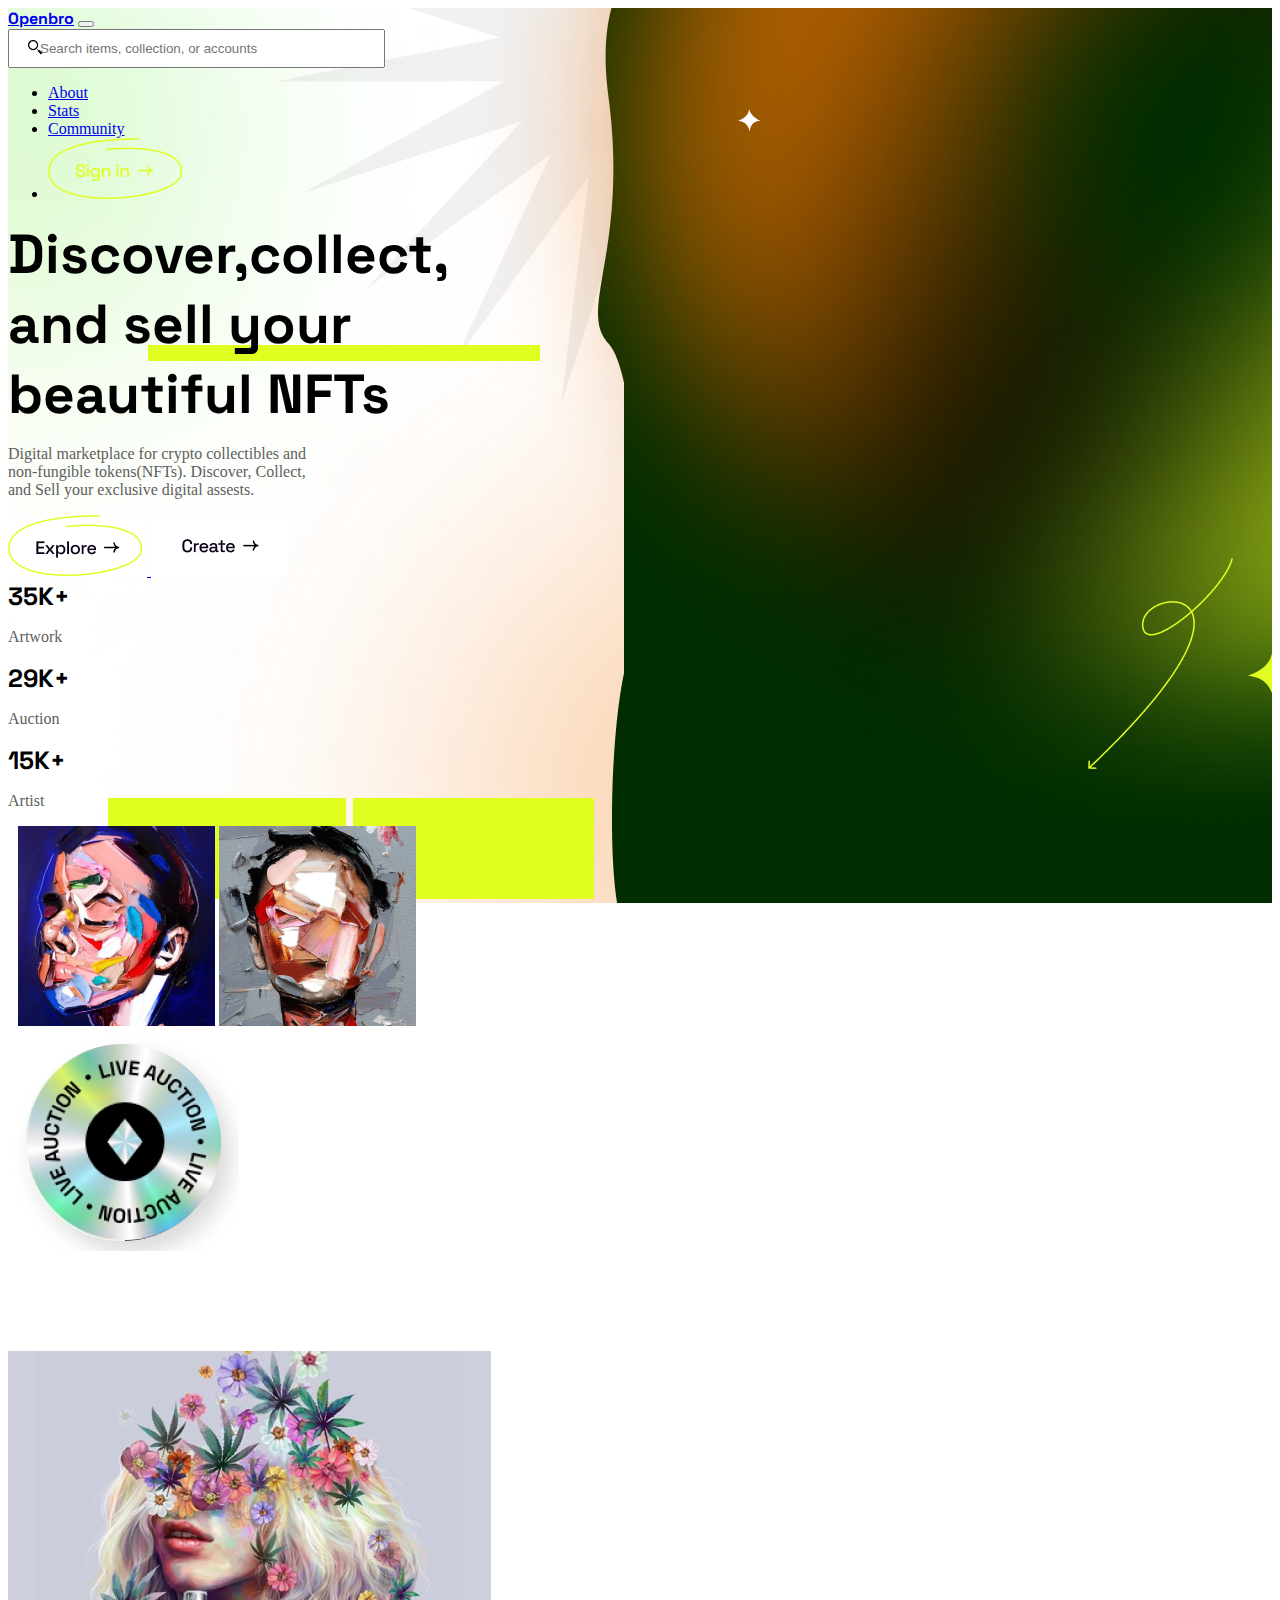
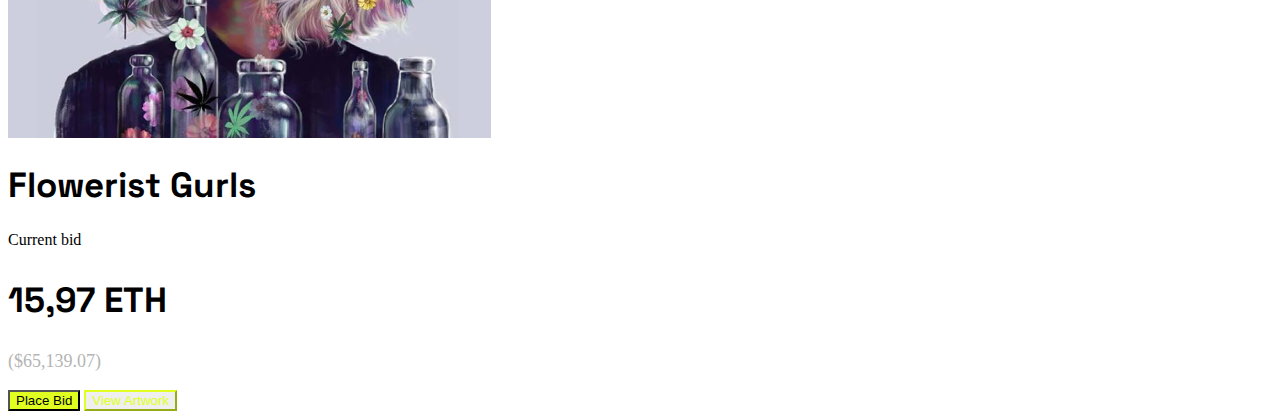
<file: index.html>
<!doctype html>
<html lang="en">

<head>
  <!-- Required meta tags -->
  <meta charset="utf-8">
  <meta name="viewport" content="width=device-width, initial-scale=1">
  
  <!-- Bootstrap CSS -->
  <link href="https://cdn.jsdelivr.net/npm/bootstrap@5.1.3/dist/css/bootstrap.min.css" rel="stylesheet" 
    integrity="sha384-1BmE4kWBq78iYhFldvKuhfTAU6auU8tT94WrHftjDbrCEXSU1oBoqyl2QvZ6jIW3" crossorigin="anonymous">
  
  <!-- font -->
  <link href="https://fonts.googleapis.com/css2?family=Space+Grotesk&display=swap" rel="stylesheet">
  <link rel="stylesheet" href="https://cdnjs.cloudflare.com/ajax/libs/font-awesome/6.0.0-beta3/css/all.min.css">
  <link href="http://fonts.cdnfonts.com/css/lota-grotesque-alt-1" rel="stylesheet">

  <!-- css -->
  <link rel="stylesheet" href="firstStyle.css">
  
  <title>Openbro</title>
  <!-- Required meta tags -->
    
</head>

<body>

  <div class="background_image">

    <!-- Navbar -->
    <div>
    <nav class="navbar container navbar-inner navbar-expand-lg bg-opacity">
      <div class="container-fluid p-2">
        <a class="navbar-brand text-black bold" href="#">Openbro</a>
        <button class="navbar-toggler" type="button" data-bs-toggle="collapse" data-bs-target="#navbarSupportedContent" aria-controls="navbarSupportedContent" aria-expanded="false" aria-label="Toggle navigation">
          <span class="navbar-toggler-icon"></span>
        </button>


        <form class="nav container-fluid">
        <label>
          <input class="form-control rounded-pill text-center" type="text" size="37" placeholder="Search items, collection, or accounts" aria-label="Search">                         
        </label>
        </form>        

        <ul class="nav container justify-content-end">
            <li class="nav-item">
              <a class="nav-link text-white mt-3" href="#">About</a>
            </li>
            <li class="nav-item">
              <a class="nav-link text-white mt-3" href="#">Stats</a>
            </li>
            <li class="nav-item">
              <a class="nav-link text-white mt-3" href="#">Community</a>
            </li>
            <li class="nav-item">
              <a class="nav-link" href="#">
              <img src="images/sign_in.png" alt="">
              </a>
            </li>            
        </ul>        
    </nav>
    </div> 

    <!-- Whole Section -->
    <div class="container">
        <div class="row">


            <!-- Left Section -->
            <div class="col-5 mt-3 "> 
        

              <div class="container">
                <strong class="bold" style="font-family: Space Grotesk; font-size: 55px;">
                    Discover,collect,<br>
                    and sell your<br>
                    beautiful NFTs                   
                </strong>                                
                
                <p style="font-family: Lota Grotesque; color: #5E5E5E;">
                  Digital marketplace for crypto collectibles and<br>
                  non-fungible tokens(NFTs). Discover, Collect,<br>
                  and Sell your exclusive digital assests.
                </p>

            </div>

            <div class="container justify-content-center p-3">          
                <a class="col-6" href="#">
                  <img src="images/Frame_1.png" alt="">
                </a> 
                    
                <a class="col-6" href="#">
                  <img src="images/Frame_2.png" alt="">
                </a>                      
            </div>            
    

            <div class="row">
               <div class="col p-3">
                 <strong class="h2">35K+</strong>
                   <p style="font-family: Lota Grotesque; color: #5E5E5E;">
                     Artwork
                   </p>
               </div>
               <div class="col order-1 p-3">
                 <strong class="h2">29K+</strong>
                   <p  style="font-family: Lota Grotesque; color: #5E5E5E;">
                     Auction
                   </p>
               </div>
               <div class="col order-5 p-3">
                 <strong class="h2">15K+</strong>
                   <p style="font-family: Lota Grotesque; color: #5E5E5E;">
                     Artist
                   </p>
               </div>
             </div>

             <div class="row">
               <span class="col-6 mt-2">
                  <img class="z-index-2" style="position: relative; left: 10px;" src="images/girl_1.png" alt="">
               </span>
               <span class="col-6 mt-2">
                  <img class="z-index-2" style="position: relative; left: 10px;" src="images/girl_2.png" alt="">
               </span>                  
             </div>
           </div>
            
          <!-- Middle Section -->
           <div class="col-2" 
            style="align-items: center; display: flex; margin-bottom: 100px; ">                
                  <img class="img-fluid justify-content-center" src="images/Mask_Group.png" alt="">                               
           </div>    
            
            <!-- Right Section -->
           <div class="col-5 justify-content-left text-white">             
              
             <div class="row mt-3" style="width: 483px; height: 389px;">
               <img src="images/Subtract.png" sizes="" alt="">
             </div>
               <h1 class="row h1 mt-3 p-2" >
                Flowerist Gurls 
               </h1>
               <p class="row mt-2 p-2">
                Current bid
               </p>    
               <div class="row mt-3">
               <h2 class="h1 col">
                15,97 ETH
               </h2>
               <p class="col mt-3 display-3" style="font-family: Lota Grotesque; font-size: large; color: #B4B4B4;">
                ($65,139.07)
               </p>  
             </div> 

             <div class="d-grid gap-2 d-md-block mt-4">
                <button class="btn mt-2" style="background-color: #E0FF20" type="button">
                  Place Bid
                </button>
                <button class="btn mt-2 mx-3" style="border-color: #E0FF20; color: #E0FF20;" type="button">
                  View Artwork
                </button>
             </div>
                
            </div>
        </div>
    </div>

  </div>
</body>
</html>
</file>
<file: firstStyle.css>
.navbar-brand {
    font-family: Space Grotesk;    
    font-weight: bold;
}

.navbar-inner {
    background-color:transparent;
}

label {
    position: relative;
    
  }
  
label:before {
    content: "";
    position: absolute;
    left: 20px;
    top: 0;
    bottom: 0;
    width: 15px;
    right: 40px;    
    background: url("data:image/svg+xml,%3Csvg xmlns='http://www.w3.org/2000/svg' width='15' height='15' viewBox='0 0 25 25' fill-rule='evenodd'%3E%3Cpath d='M16.036 18.455l2.404-2.405 5.586 5.587-2.404 2.404zM8.5 2C12.1 2 15 4.9 15 8.5S12.1 15 8.5 15 2 12.1 2 8.5 4.9 2 8.5 2zm0-2C3.8 0 0 3.8 0 8.5S3.8 17 8.5 17 17 13.2 17 8.5 13.2 0 8.5 0zM15 16a1 1 0 1 1 2 0 1 1 0 1 1-2 0'%3E%3C/path%3E%3C/svg%3E") center / contain no-repeat;
  }

  input {
    padding: 10px 30px;
    
  }

.h1 {
    font-family: Space Grotesk;
    font-weight: bold;
    font-size: 35px;
}    

.h2  {
    font-family: Space Grotesk;
    font-weight: bold;
    font-size: 25px;
}


.background_image {
	background: 
    url(images/Rectangle_11.png)top 790px left 100px no-repeat,
    url(images/Rectangle_9.png)top 790px left 345px no-repeat,
    url(images/Rectangle_2.png)top 337px left 140px no-repeat,
    url(images/Vector_8.png)top 100px left 730px no-repeat,
    url(images/Vector_4.png)top 550px left 1080px no-repeat,
    url(images/Vector_3.png)top 640px left 1240px no-repeat,
    url(images/Ellipse.png)top right no-repeat,
    url(images/Vector_11.png)top center no-repeat,
    url(images/Rectangle_3.png)top right no-repeat,
    url(images/image-left.png)top left no-repeat,
    url(images/Star_2.png)top center no-repeat;   
}
</file>
